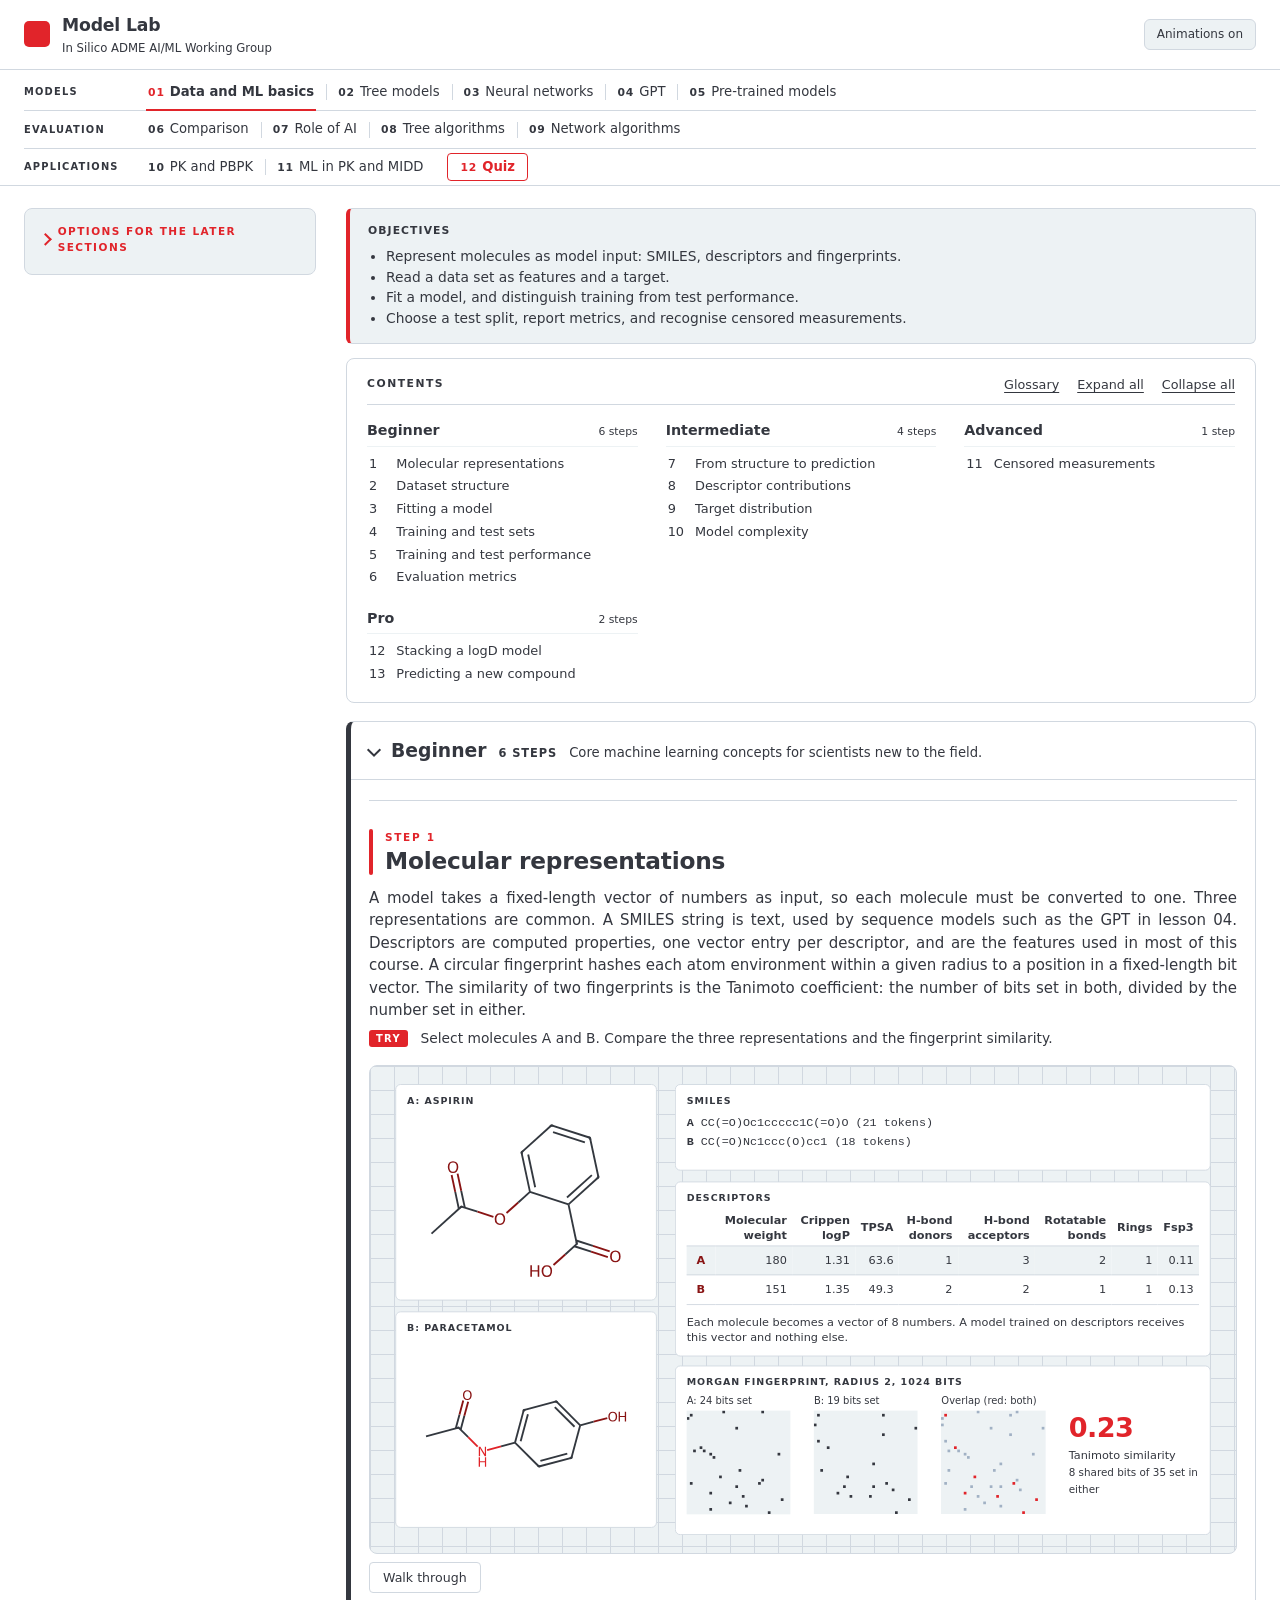
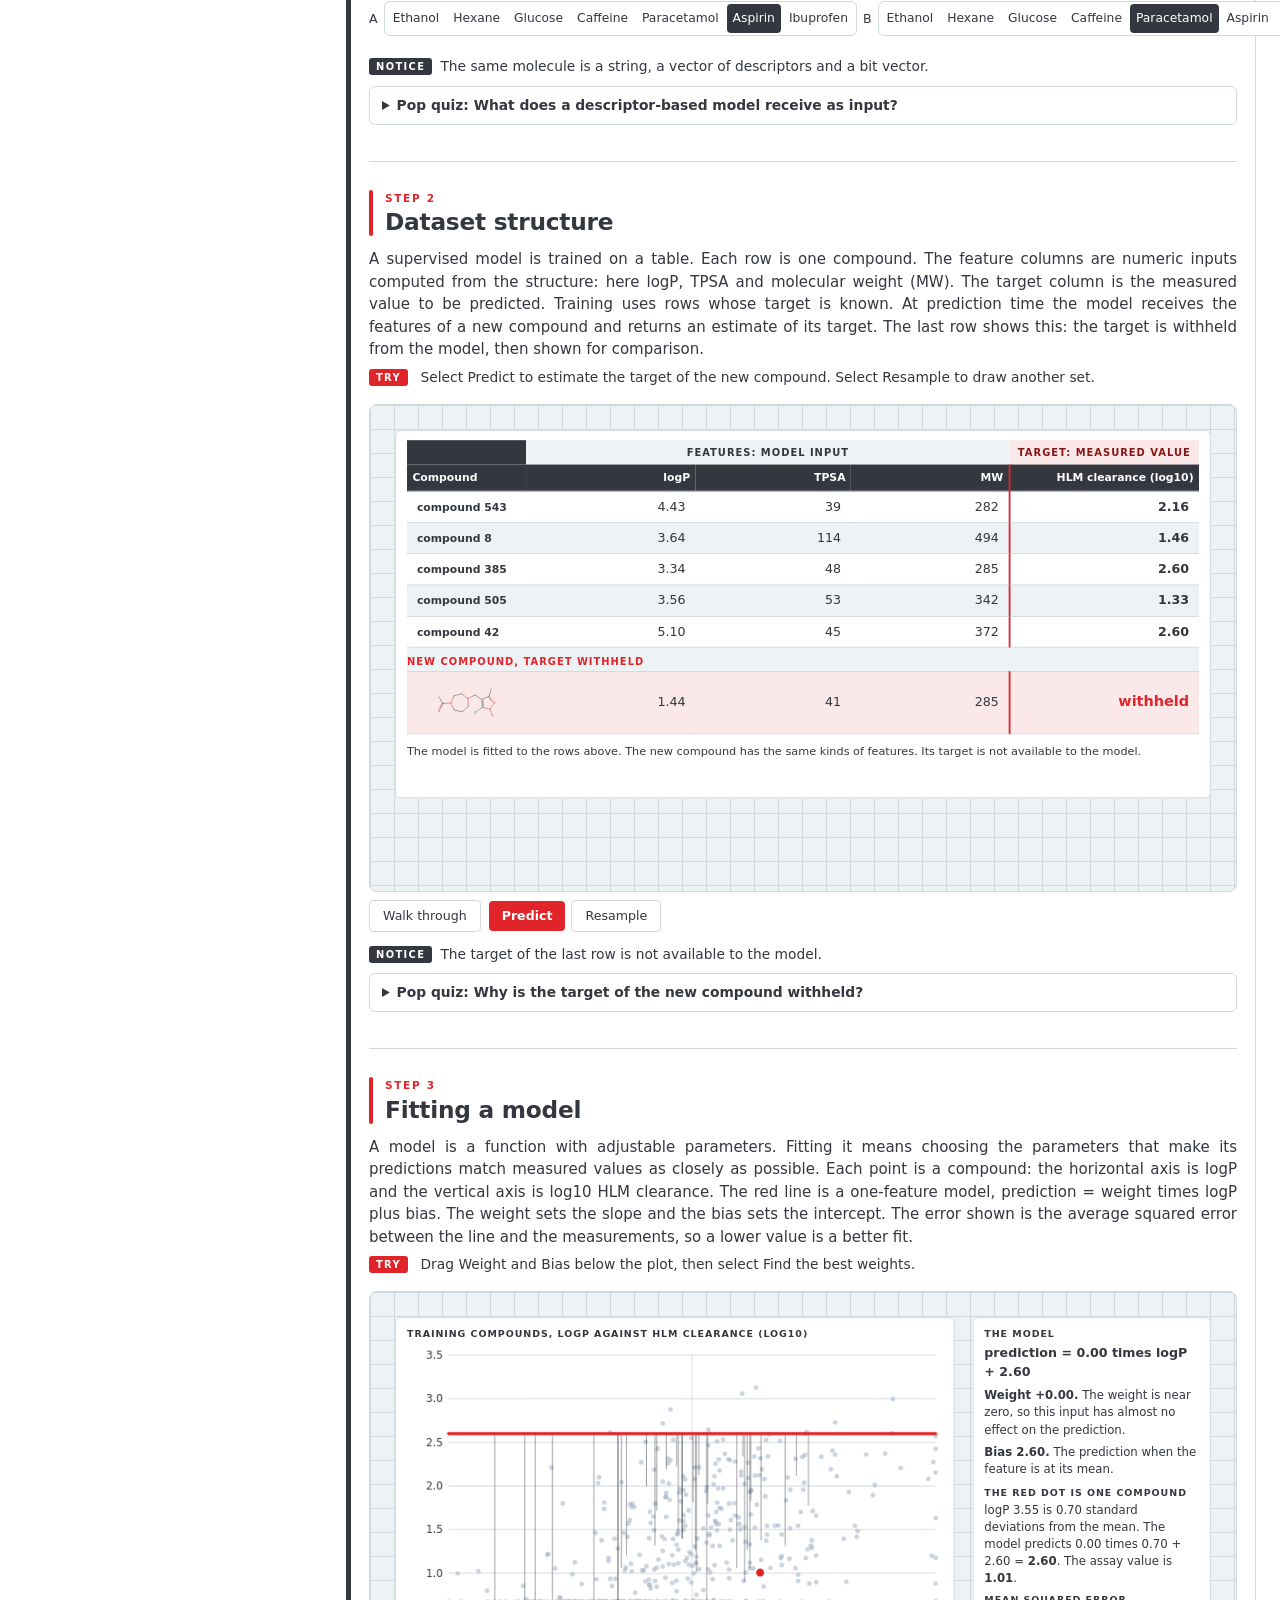
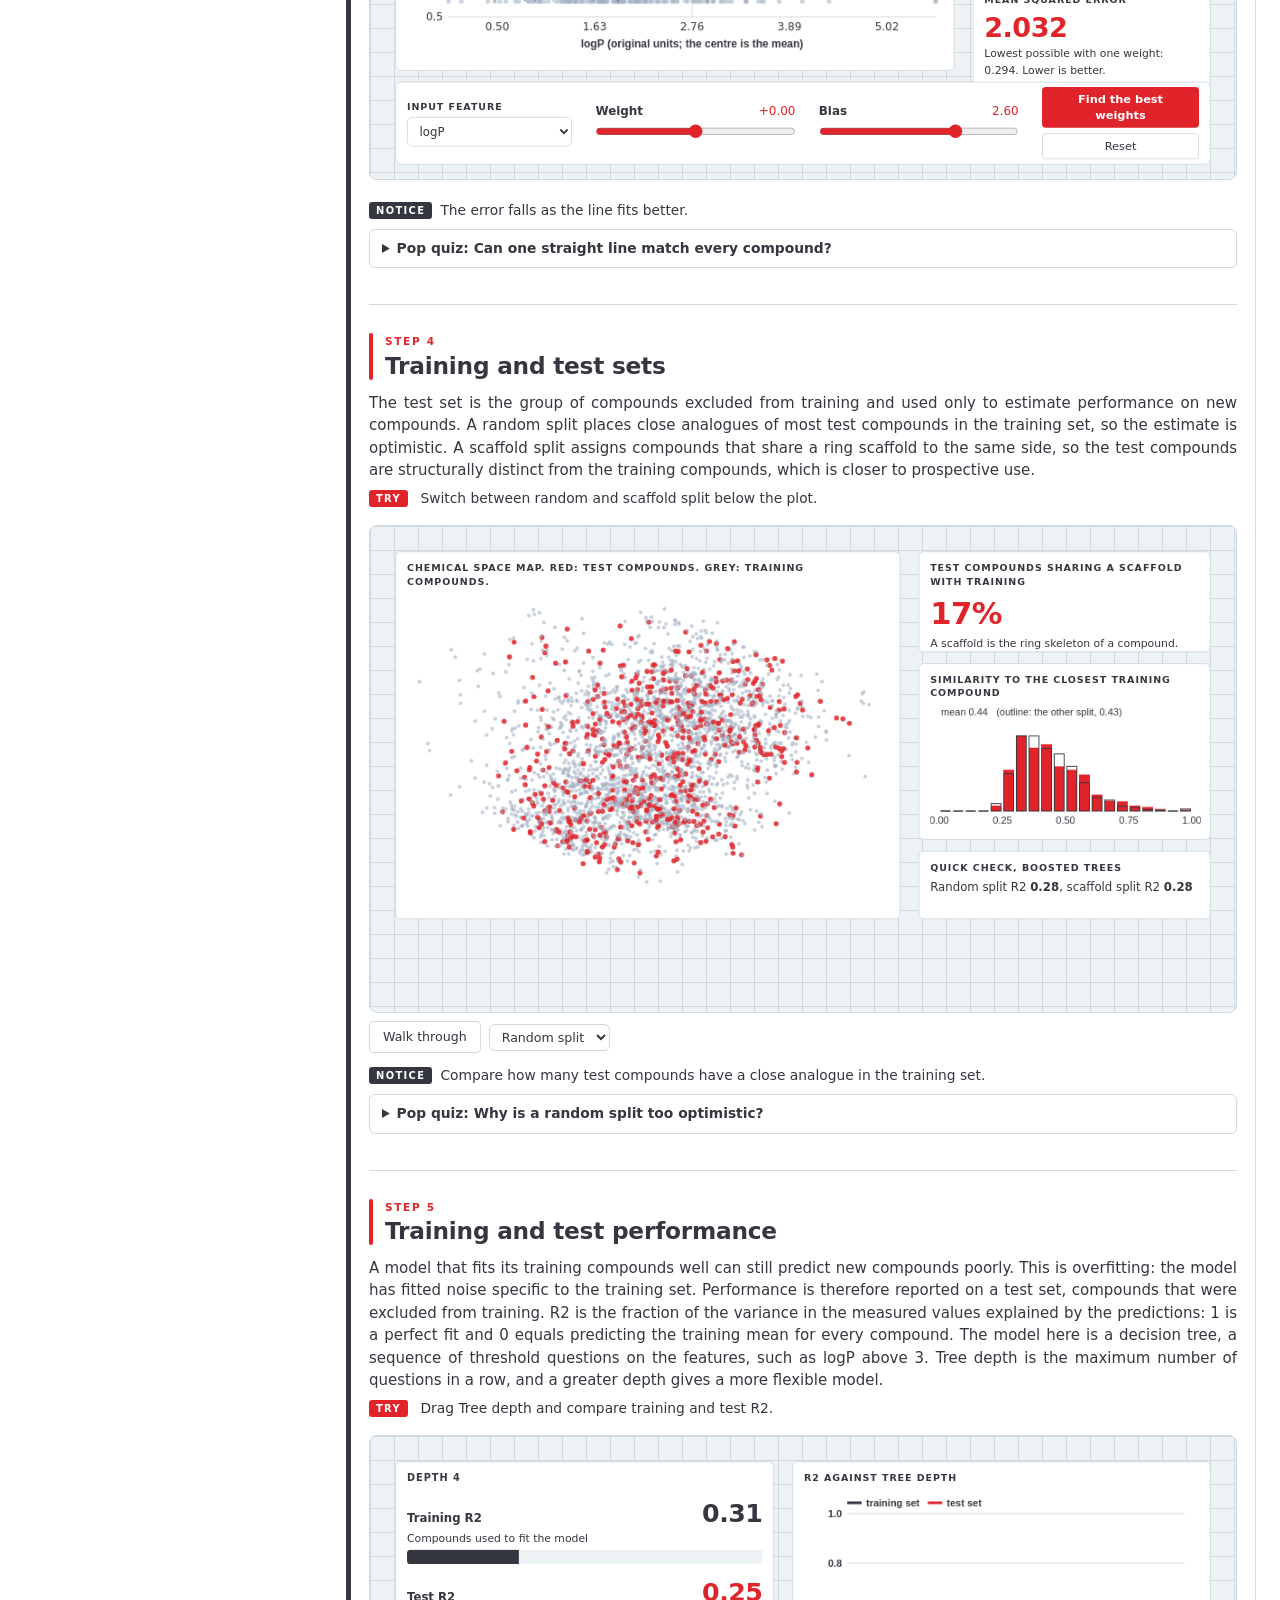
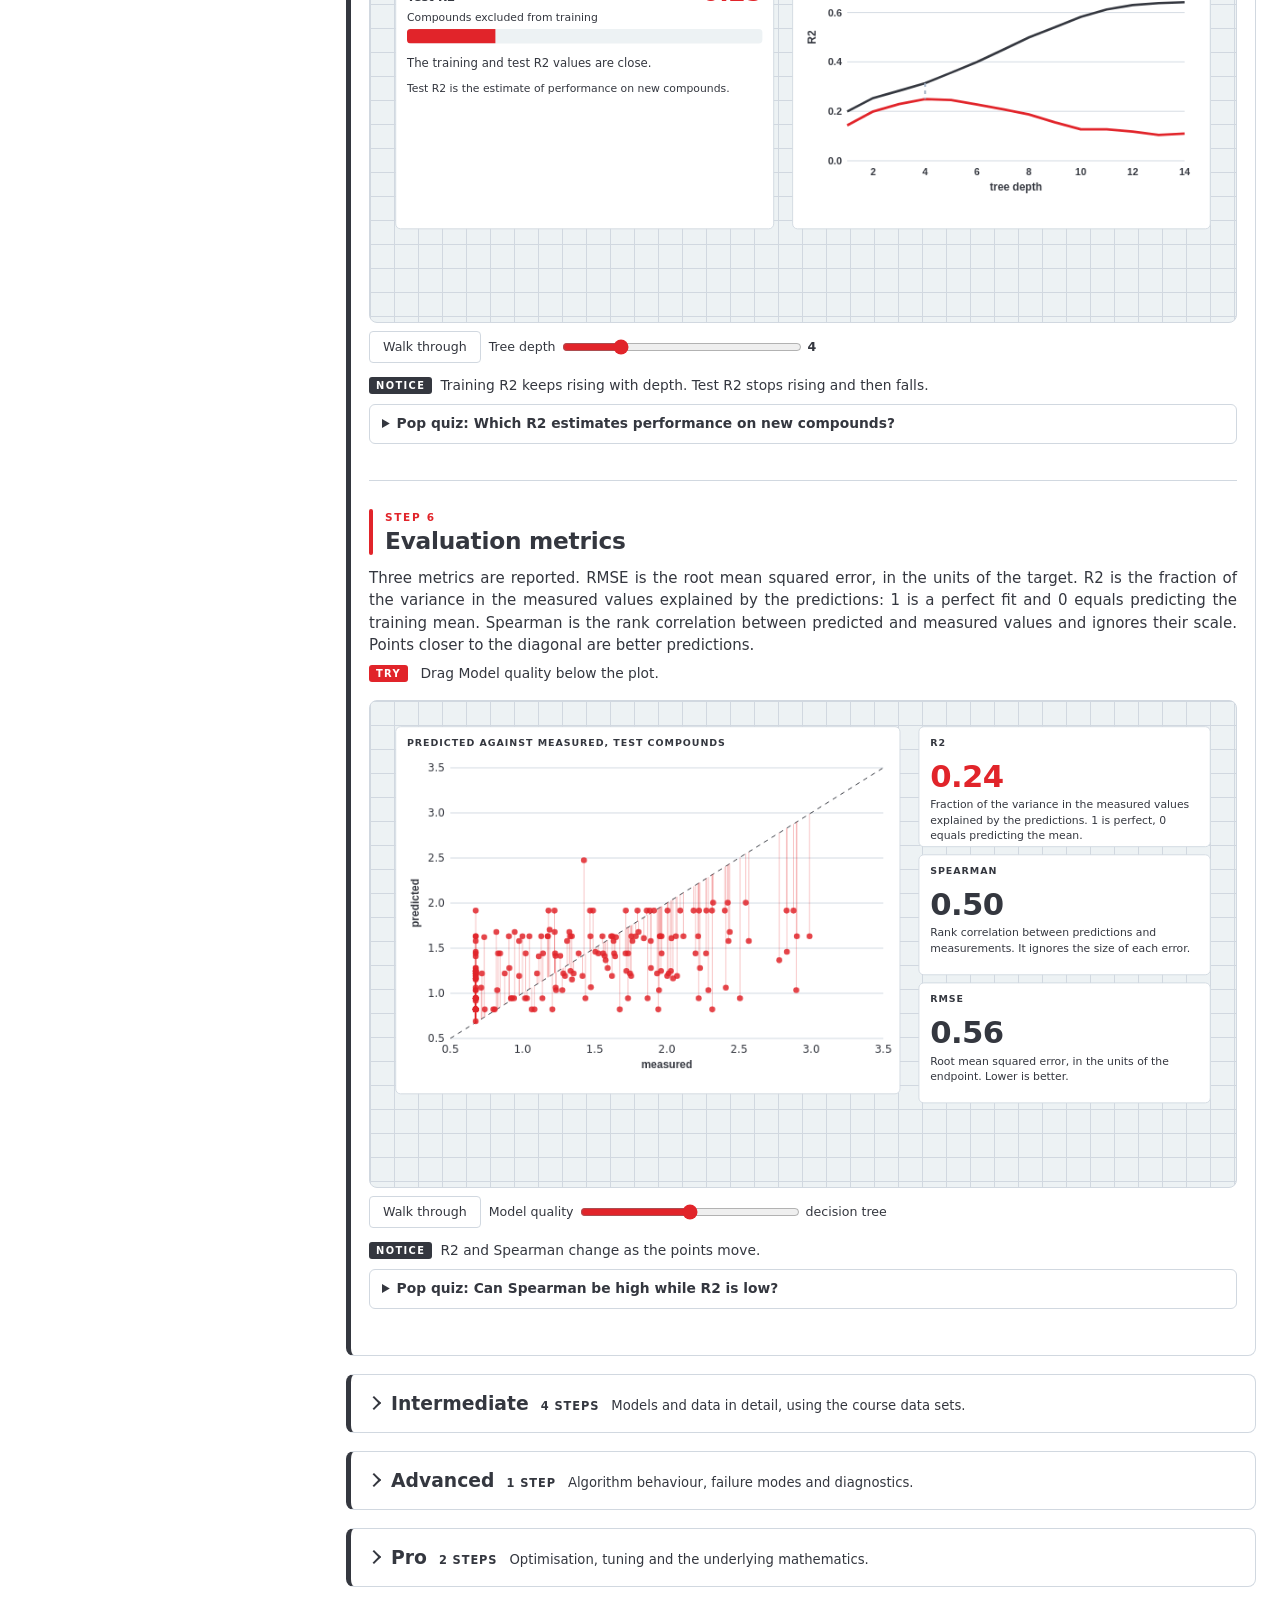
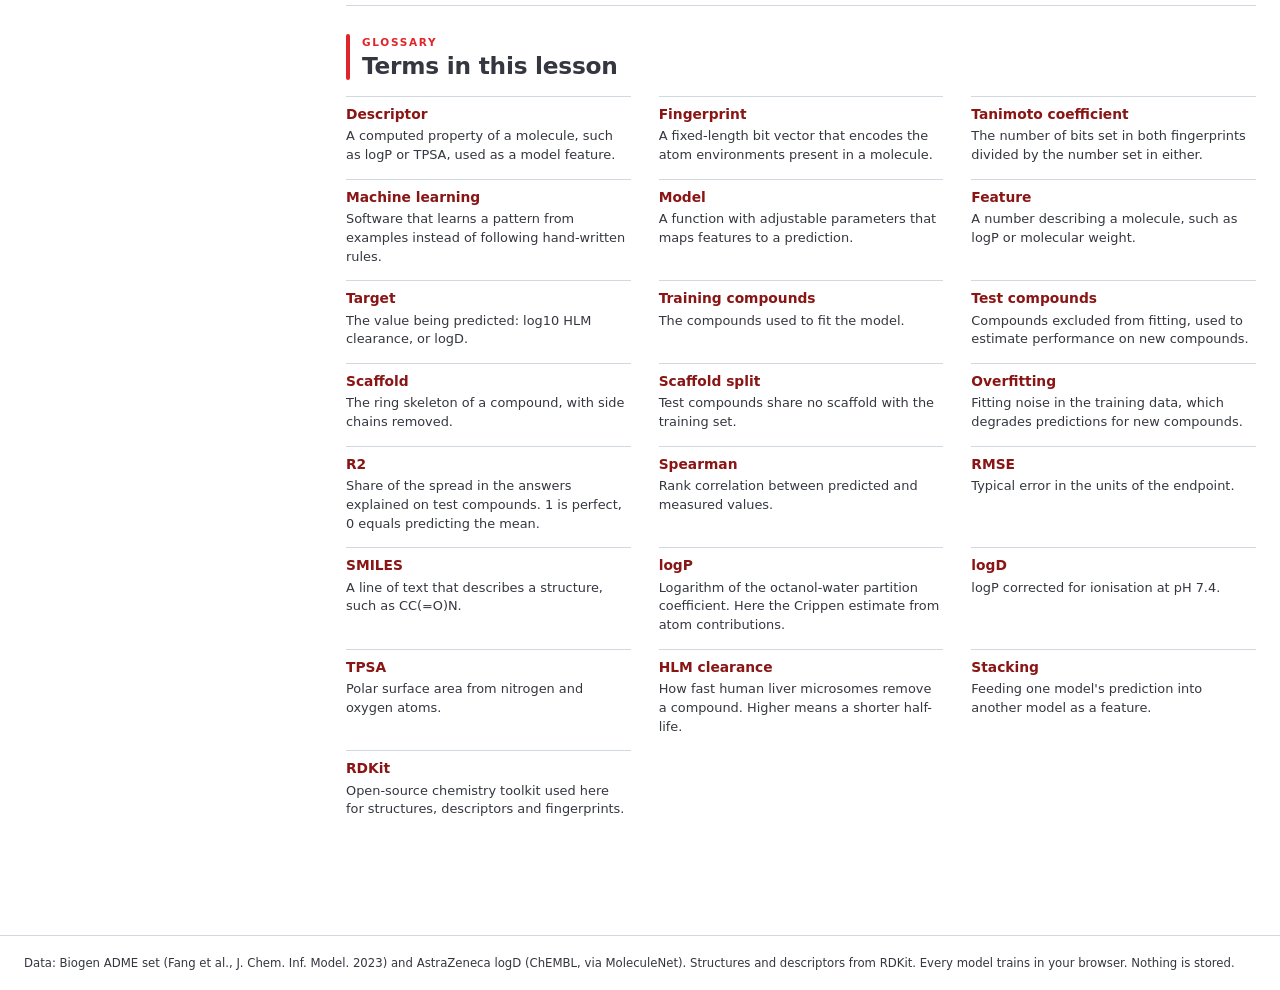
<file: docs/index.html>
<!doctype html>
<html lang="en">
<head>
<meta charset="utf-8">
<meta name="viewport" content="width=device-width,initial-scale=1">
<title>Model Lab | AI/ML for ADME</title>
<link rel="stylesheet" href="css/site.css?v=o14">
</head>
<body>
<div id="bar"></div>
<header class="site"><div class="in">
  <div class="brand"><i aria-hidden="true"></i><div><b>Model Lab</b><small>In Silico ADME AI/ML Working Group</small></div></div>
  <div class="sp"></div>
  <button class="pill" id="animtoggle" type="button" aria-pressed="false">Animations on</button>
</div></header>
<nav class="tabs"><div class="in" id="tabs">
<div class="tg"><span class="tl">Models</span>
<button type="button" data-tab="start" aria-selected="true"><b>01</b>Data and ML basics</button>
<button type="button" data-tab="trees" aria-selected="false"><b>02</b>Tree models</button>
<button type="button" data-tab="nn" aria-selected="false"><b>03</b>Neural networks</button>
<button type="button" data-tab="gpt" aria-selected="false"><b>04</b>GPT</button>
<button type="button" data-tab="pre" aria-selected="false"><b>05</b>Pre-trained models</button>
</div>
<div class="tg"><span class="tl">Evaluation</span>
<button type="button" data-tab="compare" aria-selected="false"><b>06</b>Comparison</button>
<button type="button" data-tab="ai" aria-selected="false"><b>07</b>Role of AI</button>
<button type="button" data-tab="treealgo" aria-selected="false"><b>08</b>Tree algorithms</button>
<button type="button" data-tab="netalgo" aria-selected="false"><b>09</b>Network algorithms</button>
</div>
<div class="tg"><span class="tl">Applications</span>
<button type="button" data-tab="pk" aria-selected="false"><b>10</b>PK and PBPK</button>
<button type="button" data-tab="mlpk" aria-selected="false"><b>11</b>ML in PK and MIDD</button>
<button type="button" class="qzt" data-tab="quiz" aria-selected="false"><b>12</b>Quiz</button>
</div>
</div></nav>
<main>
  <div class="lesson" id="lesson-start"><div class="loading">Loading</div></div>
  <div class="lesson" id="lesson-trees" hidden></div>
  <div class="lesson" id="lesson-nn" hidden></div>
  <div class="lesson" id="lesson-gpt" hidden></div>
  <div class="lesson" id="lesson-pre" hidden></div>
  <div class="lesson" id="lesson-compare" hidden></div>
  <div class="lesson" id="lesson-ai" hidden></div>
  <div class="lesson" id="lesson-treealgo" hidden></div>
  <div class="lesson" id="lesson-netalgo" hidden></div>
  <div class="lesson" id="lesson-pk" hidden></div>
  <div class="lesson" id="lesson-mlpk" hidden></div>
  <div class="lesson" id="lesson-quiz" hidden></div>
</main>
<footer class="site"><div>Data: Biogen ADME set (Fang et al., J. Chem. Inf. Model. 2023) and AstraZeneca logD (ChEMBL, via MoleculeNet). Structures and descriptors from RDKit. Every model trains in your browser. Nothing is stored.</div></footer>
<script src="vendor/tf.min.js"></script>
<script src="js/core.js?v=o14"></script>
<script src="js/guide.js?v=o15"></script>
<script src="js/filters.js?v=o14"></script>
<script src="js/start.js?v=o14"></script>
<script src="js/intro.js?v=o14"></script>
<script src="js/trees.js?v=o14"></script>
<script src="js/nn.js?v=o14"></script>
<script src="js/nn2.js?v=o14"></script>
<script src="js/transformer.js?v=o14"></script>
<script src="js/pretrained.js?v=o14"></script>
<script src="js/compare.js?v=o14"></script>
<script src="js/limits.js?v=o14"></script>
<script src="js/shape3d.js?v=o14"></script>
<script src="js/treeviz.js?v=o15"></script>
<script src="js/helixsimple.js?v=o17"></script>
<script src="js/treealgo.js?v=o15"></script>
<script src="js/netalgo.js?v=o14"></script>
<script src="js/pkengine.js?v=o14"></script>
<script src="js/pk.js?v=o14"></script>
<script src="js/mlpk.js?v=o14"></script>
<script src="js/pk_a.js?v=o14"></script>
<script src="js/pk_b.js?v=o14"></script>
<script src="js/pk_c.js?v=o14"></script>
<script src="js/pk_d.js?v=o14"></script>
<script src="js/mlpk_a.js?v=o14"></script>
<script src="js/mlpk_b.js?v=o14"></script>
<script src="js/mlpk_c.js?v=o14"></script>
<script src="js/mlpk_d.js?v=o14"></script>
<script src="js/mlpk_e.js?v=o14"></script>
<script src="js/beginner.js?v=o14"></script>
<script src="js/beginner2_trees.js?v=o14"></script>
<script src="js/beginner2_nn.js?v=o14"></script>
<script src="js/beginner2_gpt.js?v=o14"></script>
<script src="js/beginner2_misc.js?v=o14"></script>
<script src="js/titles.js?v=o14"></script>
<script src="js/levels.js?v=o15"></script>
<script src="js/quiz.js?v=o14"></script>
<script src="js/quizfig_a.js?v=o14"></script>
<script src="js/quizfig_b.js?v=o14"></script>
<script src="js/quizfig_c.js?v=o14"></script>
<script src="js/quizfig_d.js?v=o14"></script>
<script src="js/quiz_pk.js?v=o14"></script>
<script src="js/main.js?v=o14"></script>
</body>
</html>
</file>
<file: docs/css/site.css>
/* Palette: red, maroon, dark grey, blue, light blue, light grey. White page, light grey grid stages. */
:root{
  --red:#E1242A; --dred:#891515; --char:#34373F; --bg:#A1B1C4; --silver:#D1D8E0; --light:#EDF2F4; --tint:#F78C85; --mid:#34373F; --panel:#EDF2F4;
  --display:"Aptos Display",Aptos,"Segoe UI Variable Display","Segoe UI",system-ui,sans-serif;
  --sans:Aptos,"Aptos Display","Segoe UI Variable","Segoe UI",system-ui,-apple-system,Roboto,Helvetica,Arial,sans-serif;
  --code:"Cascadia Mono",Consolas,ui-monospace,monospace;
}
*{box-sizing:border-box}
html{font-size:15px;scroll-behavior:smooth}
body{margin:0;background:#fff;color:var(--char);font:1rem/1.55 var(--sans);-webkit-font-smoothing:antialiased}
button{font:inherit}
h1,h2,h3,h4{margin:0;font-family:var(--display);font-weight:700;color:var(--char);letter-spacing:-.01em}
p{margin:0 0 10px}
a{color:var(--red)}
.mono{font-family:var(--code)}
#bar{position:fixed;left:0;top:0;height:3px;width:0;background:var(--red);z-index:60;transition:width .25s}
header.site{background:#fff;border-bottom:1px solid var(--silver)}
header.site .in{max-width:1360px;margin:0 auto;padding:12px 24px;display:flex;align-items:center;gap:16px}
.brand{display:flex;align-items:center;gap:12px}
.brand i{display:block;width:26px;height:26px;border-radius:5px;background:var(--red,#e4002b)}
.brand b{font-size:1.15rem;font-weight:700;letter-spacing:-.01em}
.brand small{display:block;font-size:.78rem;color:var(--mid);font-weight:400}
.sp{flex:1}
.pill{font-size:.8rem;color:var(--char);border:1px solid var(--silver);background:var(--panel);border-radius:6px;padding:5px 12px;cursor:pointer}
.pill[aria-pressed="true"]{background:var(--char);color:#fff;border-color:var(--char)}
nav.tabs{position:sticky;top:0;z-index:40;background:rgba(255,255,255,.97);border-bottom:1px solid var(--silver)}
nav.tabs .in{max-width:1360px;margin:0 auto;padding:0 24px;display:flex;gap:28px;overflow-x:auto}
nav.tabs button{flex:0 0 auto;border:0;background:none;color:var(--mid);padding:13px 0;cursor:pointer;position:relative;white-space:nowrap;font-size:.95rem}
nav.tabs button b{font-weight:600;font-size:.72rem;letter-spacing:.08em;margin-right:7px;color:var(--mid)}
nav.tabs button[aria-selected="true"]{color:var(--char);font-weight:600}
nav.tabs button[aria-selected="true"] b{color:var(--red)}
nav.tabs button[aria-selected="true"]::after{content:"";position:absolute;left:0;right:0;bottom:-1px;height:2px;background:var(--red)}
.lesson{max-width:1360px;margin:0 auto;padding:22px 24px 80px;display:grid;grid-template-columns:292px minmax(0,1fr);gap:30px;align-items:start}
.lesson[hidden]{display:none}
@media(max-width:1000px){.lesson{grid-template-columns:minmax(0,1fr);gap:18px;padding:16px}}
aside.options{position:sticky;top:58px;max-height:calc(100vh - 72px);overflow:auto;background:var(--panel);border:1px solid var(--silver);border-radius:8px;padding:14px 16px 18px}
@media(max-width:1000px){aside.options{position:static;max-height:none}}
.otitle{font-size:.7rem;letter-spacing:.14em;text-transform:uppercase;color:var(--red);font-weight:700;margin-bottom:8px}
.og{padding:10px 0;border-top:1px solid var(--silver)}
.og:first-of-type{border-top:0;padding-top:2px}
.ol{font-size:.72rem;letter-spacing:.1em;text-transform:uppercase;color:var(--mid);font-weight:600;margin-bottom:6px}
label.row{display:flex;justify-content:space-between;gap:10px;font-size:.88rem;font-weight:600;margin-bottom:2px}
label.row output{font-weight:500;color:var(--red);font-variant-numeric:tabular-nums}
input[type=range]{width:100%;accent-color:var(--red);margin:2px 0}
select,input[type=text]{font:inherit;width:100%;padding:7px 9px;border-radius:6px;border:1px solid var(--silver);background:#fff;color:var(--char)}
.hint{font-size:.76rem;color:var(--mid);line-height:1.35;margin-top:2px}
.seg{display:flex;background:#fff;border:1px solid var(--silver);border-radius:6px;padding:2px;gap:2px}
.seg button{flex:1;border:0;background:none;padding:5px 6px;border-radius:4px;font-size:.82rem;color:var(--mid);cursor:pointer}
.seg button.on{background:var(--char);color:#fff}
.chips{display:flex;flex-wrap:wrap;gap:5px}
.chips label{display:inline-flex;gap:5px;align-items:center;border:1px solid var(--silver);border-radius:999px;padding:2px 9px;font-size:.8rem;cursor:pointer;background:#fff}
.chips label:has(input:checked){border-color:var(--red);color:var(--dred)}
.chips input{accent-color:var(--red)}
.btn{font-weight:600;font-size:.9rem;padding:8px 16px;border-radius:4px;border:0;background:var(--red);color:#fff;cursor:pointer}
.btn:hover{background:var(--dred)}
.btn.ghost{background:#fff;color:var(--char);border:1px solid var(--silver);font-weight:500}
.btn.ghost:hover{background:var(--panel);border-color:var(--mid)}
.btn:disabled{opacity:.45;cursor:default}
.btn.sm{padding:5px 13px;font-size:.84rem}
.btn.wide{width:100%}
.status{font-size:.8rem;color:var(--mid);min-height:1.3em;margin-top:8px;font-variant-numeric:tabular-nums}
.rbox{margin-top:10px;display:flex;flex-direction:column;gap:6px}
.rrow{display:flex;justify-content:space-between;background:#fff;border:1px solid var(--silver);border-radius:6px;padding:6px 10px;font-size:.84rem}
.rrow b{font-variant-numeric:tabular-nums;color:var(--red)}
.steps{min-width:0}
nav.toc{display:flex;flex-wrap:wrap;gap:6px;margin-bottom:6px}
.tc{border:1px solid var(--silver);background:#fff;border-radius:999px;padding:3px 12px;font-size:.8rem;color:var(--char);cursor:pointer}
.tc:hover{border-color:var(--red);color:var(--red)}
.step{padding:28px 0 36px;border-top:1px solid var(--silver);scroll-margin-top:70px}
nav.toc + .step{border-top:0;padding-top:14px}
.shead{display:flex;gap:12px;align-items:stretch}
.tick{width:4px;background:var(--red);border-radius:2px;flex:0 0 4px}
.eyebrow{font-size:.7rem;letter-spacing:.16em;font-weight:700;color:var(--red);text-transform:uppercase}
.step h2{font-size:1.55rem;line-height:1.2;font-weight:700;margin-top:2px;text-wrap:balance}
.lead{margin:12px 0 0;max-width:62rem;font-size:1rem;line-height:1.5;color:#34373F}
.try{margin:6px 0 0;max-width:62rem;font-size:.92rem;color:var(--char)}
.try b{display:inline-block;font-size:.66rem;letter-spacing:.14em;text-transform:uppercase;color:#fff;background:var(--red);border-radius:3px;padding:1px 7px;margin-right:8px;vertical-align:1px}
.stagewrap{margin-top:16px}
.screen{position:relative;width:100%;aspect-ratio:16/9;background-color:var(--light);background-image:linear-gradient(#D1D8E0 1px,transparent 1px),linear-gradient(90deg,#D1D8E0 1px,transparent 1px);background-size:24px 24px;border:1px solid var(--silver);border-radius:8px;overflow:hidden}
.inner{position:absolute;left:0;top:0;width:960px;height:540px;transform-origin:0 0;font-size:13px;line-height:1.4}
.sbar{display:flex;gap:8px;align-items:center;flex-wrap:wrap;margin-top:8px}
.sc{display:inline-flex;gap:6px;align-items:center;font-size:.84rem}
.sc select{width:auto;padding:4px 8px}
.sc input[type=range]{width:140px}
.sx{font-size:.82rem;color:var(--mid);margin-left:auto;font-variant-numeric:tabular-nums}
.cap{position:absolute;left:70px;right:70px;bottom:20px;background:var(--char);color:#fff;border-radius:6px;padding:9px 16px;text-align:center;font-size:15px;line-height:1.35;opacity:0;transition:opacity .35s;pointer-events:none;z-index:20}
.cap.on{opacity:1}
.keybar{position:absolute;left:0;right:0;bottom:0;height:46px;background:var(--red);color:#fff;font-weight:700;font-size:16px;display:flex;align-items:center;justify-content:center;gap:14px;transform:translateY(100%);opacity:0;transition:transform .5s,opacity .3s;z-index:21;padding:0 20px;text-align:center}
.keybar.on{transform:none;opacity:1}
.keybar i{font-style:normal;background:var(--dred);border-radius:3px;font-size:10px;letter-spacing:.14em;padding:3px 8px;flex:0 0 auto}
.abs{position:absolute}
.pn{position:absolute;background:#fff;border:1px solid var(--silver);border-radius:6px;padding:10px 12px;font-size:13px}
.pn h4{font-size:10.5px;letter-spacing:.1em;text-transform:uppercase;color:var(--mid);font-weight:600;margin:0 0 6px}
.pn.dark{background:var(--char);color:#fff;border-color:var(--char)}
.fd{opacity:0;transform:translateY(10px);transition:opacity .55s,transform .55s}
.fd.on{opacity:1;transform:none}
.fl{opacity:0;transition:opacity .5s}.fl.on{opacity:1}
.smi{font:600 14px var(--code);color:var(--char);word-break:break-all}
.big{font-size:34px;font-weight:700;letter-spacing:-.02em;font-variant-numeric:tabular-nums}
.lbl{font-size:10.5px;letter-spacing:.1em;text-transform:uppercase;color:var(--mid);font-weight:600}
.nums div{display:flex;justify-content:space-between;border-bottom:1px solid var(--silver);padding:3px 0;font-variant-numeric:tabular-nums}
.nums b{color:var(--char)}
.pbar{height:9px;border-radius:5px;background:var(--silver);position:relative;overflow:hidden;margin:3px 0 7px}
.pbar i{position:absolute;left:0;top:0;bottom:0;border-radius:5px;transition:width 1s cubic-bezier(.2,.8,.2,1)}
.struct svg{display:block;width:100%;height:100%}
.score{background:#fff;border:1px solid var(--silver);border-radius:6px;padding:10px 12px;animation:pop .45s both}
.score b{display:block;font-size:.68rem;letter-spacing:.1em;text-transform:uppercase;color:var(--mid);font-weight:600}
.score .v{font-size:1.8rem;font-weight:700;color:var(--char);line-height:1.15;font-variant-numeric:tabular-nums}
.score .s{font-size:.74rem;color:var(--mid);line-height:1.35}
@keyframes pop{from{opacity:0;transform:translateY(6px)}to{opacity:1;transform:none}}
.tok{display:inline-block;font:600 13px/1 var(--code);background:#fff;border:1px solid var(--silver);border-radius:5px;padding:7px 9px;margin:0 5px 5px 0;animation:pop .3s both}
.tok.new{background:var(--red);color:#fff;border-color:var(--red)}
.tok.s{background:var(--char);color:#fff;border-color:var(--char)}
.probs{display:flex;flex-direction:column;gap:5px}
.probs>div{display:grid;grid-template-columns:54px minmax(0,1fr) 40px;gap:8px;align-items:center;font:600 12px var(--code)}
.probs .tr{display:block;height:11px;border-radius:3px;background:var(--silver)}
.probs i{display:block;height:11px;border-radius:3px;background:var(--red);width:0;transition:width .4s}
.probs .pick i{background:var(--dred)}
.mol3{display:grid;grid-template-columns:repeat(4,1fr);gap:8px}
.molc{background:#fff;border:1px solid var(--silver);border-radius:6px;padding:4px;animation:pop .4s both;position:relative}
.molc.bad{opacity:.55}.molc.ok{border-color:var(--red)}
.molc small{display:block;font-size:10px;color:var(--mid);text-align:center}
.lb{display:grid;grid-template-columns:minmax(120px,230px) minmax(0,1fr) 54px 76px;gap:7px 12px;align-items:center;font-size:.9rem}
.lb .hd{font-size:.68rem;letter-spacing:.1em;text-transform:uppercase;color:var(--mid)}
.lb .nm{font-weight:600}
.lb .tr{height:13px;background:var(--silver);border-radius:3px;overflow:hidden}
.lb .tr i{display:block;height:100%;width:0;background:var(--red);transition:width 1.1s cubic-bezier(.2,.8,.2,1)}
.lb .tr i.ref{background:var(--bg)}
.lb .vv{font-variant-numeric:tabular-nums;font-weight:600;text-align:right}
.tblwrap{overflow-x:auto;border-radius:6px;border:1px solid var(--silver)}
table{border-collapse:collapse;width:100%;font-size:.88rem}
th{background:var(--char);color:#fff;text-align:left;padding:7px 11px;font-weight:600;font-size:.8rem}
td{padding:7px 11px;border-bottom:1px solid var(--silver)}
tr:nth-child(even) td{background:var(--panel)}
td:first-child{color:var(--dred);font-weight:600}
.gloss .gl{display:grid;grid-template-columns:repeat(auto-fill,minmax(250px,1fr));gap:14px 28px;margin:16px 0 0}
.gloss .gl>div{border-top:1px solid var(--silver);padding-top:7px}
.gloss dt{font-weight:700;color:var(--dred);font-size:.92rem}
.gloss dd{margin:2px 0 0;color:#34373F;font-size:.86rem;line-height:1.45}
.note{font-size:.84rem;color:var(--mid)}
.disc{padding-left:18px;display:flex;flex-direction:column;gap:8px;margin:10px 0 0;max-width:60rem}
footer.site{border-top:1px solid var(--silver);padding:18px 24px;font-size:.78rem;color:var(--mid)}
footer.site div{max-width:1360px;margin:0 auto}
:focus-visible{outline:2px solid var(--red);outline-offset:2px}
.loading{padding:60px 20px;text-align:center;color:var(--mid)}
@media (prefers-reduced-motion:reduce){.fd,.fl{transition:none}}
/* tree and network animations */
.tnode{opacity:0;transform-box:fill-box;transform-origin:center;animation:grow .5s forwards}
@keyframes grow{from{opacity:0;transform:scale(.6)}to{opacity:1;transform:none}}
.tedge{opacity:0;animation:fadein .5s forwards}
@keyframes fadein{to{opacity:1}}
.tnode.on rect{stroke:var(--red);stroke-width:3.5}
.flowline{stroke-dasharray:3 7;animation:dashm .8s linear infinite}
.flowline.off{animation:none;stroke-dasharray:none}
@keyframes dashm{to{stroke-dashoffset:-20}}
.noanim .tnode,.noanim .tedge{animation:none;opacity:1}
.noanim .fd,.noanim .fl{transition:none}
.noanim .flowline{animation:none}
svg text{font-family:var(--sans)}
.nt td,.nt th{padding:4px 9px}
.nt table{font-size:12px}
.tkc .tok{padding:6px 7px;font-size:12px}

.busy{position:absolute;inset:0;background:rgba(237,242,244,.84);display:flex;align-items:center;justify-content:center;opacity:0;pointer-events:none;transition:opacity .25s;z-index:30}
.busy.on{opacity:1;pointer-events:auto}
.bs{background:var(--char);color:#fff;border-radius:6px;padding:12px 18px;display:flex;gap:12px;align-items:center;font-size:15px}
.bs i{width:16px;height:16px;border:2px solid rgba(255,255,255,.3);border-top-color:#fff;border-radius:50%;animation:spin .8s linear infinite}
@keyframes spin{to{transform:rotate(360deg)}}
.uses{margin:10px 0 0;font-size:.82rem;color:var(--mid);max-width:62rem}
.uses b{font-weight:600;color:var(--char)}
.aff{margin-top:12px;border-top:1px solid var(--silver);padding-top:10px}
.ah{display:flex;flex-wrap:wrap;gap:5px}
.ah button{border:1px solid var(--red);background:#fff;color:var(--dred);border-radius:999px;padding:2px 10px;font-size:.78rem;cursor:pointer}
.ah button:hover{background:var(--red);color:#fff}
.tc.hit{border-color:var(--red);color:var(--red);box-shadow:0 0 0 2px rgba(225,36,42,.18)}

.foot{position:absolute;left:28px;right:28px;bottom:14px;height:40px;border-top:1px solid var(--silver);display:flex;align-items:center;gap:12px;font-size:14px;color:#34373F;opacity:0;transition:opacity .3s;pointer-events:none}
.foot.on{opacity:1}
.foot i{font-style:normal;font-size:10px;letter-spacing:.14em;color:var(--dred);font-weight:700;flex:0 0 auto}

.chips label.pulse{animation:pulsechip 1.1s ease 4}
@keyframes pulsechip{0%{box-shadow:0 0 0 0 rgba(225,36,42,.55)}100%{box-shadow:0 0 0 9px rgba(225,36,42,0)}}

.stalebadge{position:absolute;right:28px;top:6px;background:#EDF2F4;color:var(--dred);border:1px solid var(--tint);border-radius:5px;padding:3px 10px;font-size:12px;font-weight:600;opacity:0;pointer-events:none;transition:opacity .25s;z-index:25}
.stalebadge.on{opacity:1}
.bbar{display:flex;gap:14px;align-items:center}
.bbar .btn{padding:9px 26px;font-size:15px}
.bbar .seg{width:auto}
.bbar .seg button{flex:0 0 auto;padding:6px 12px;font-size:12.5px}
.bbar .sl{align-self:center;font-size:11px;color:var(--mid);padding:0 8px 0 8px;letter-spacing:.06em;text-transform:uppercase}
.bbar .bst{font-size:13px;color:var(--mid);font-variant-numeric:tabular-nums;flex:1;min-width:0;white-space:nowrap;overflow:hidden;text-overflow:ellipsis}
.static .tnode,.static .tedge{animation:none;opacity:1}
details.filtgrp{padding:10px 0;border-top:1px solid var(--silver)}
details.filtgrp summary{cursor:pointer;font-size:.72rem;letter-spacing:.1em;text-transform:uppercase;color:var(--mid);font-weight:600}
details.filtgrp[open] summary{margin-bottom:6px}
details.filtgrp .fr{margin-top:6px}
.mode{display:inline-flex}
.dim{opacity:.35;transition:opacity .2s}
.presets{display:flex;gap:6px;flex-wrap:wrap}
.presets button{border:1px solid var(--silver);background:#fff;border-radius:999px;padding:4px 12px;font-size:12px;color:var(--char);cursor:pointer}
.presets button:hover{border-color:var(--red);color:var(--red)}
.presets button.on{background:var(--char);color:#fff;border-color:var(--char)}

.busy.gate .bs i{display:none}

.intro{border:1px solid var(--silver);border-left:4px solid var(--red);background:var(--panel);border-radius:6px;padding:14px 18px;margin-bottom:14px}
.intro .it{display:flex;gap:14px;align-items:baseline;flex-wrap:wrap;font-size:.9rem}
.intro .it b{color:var(--dred)}
.intro .it span{color:#34373F}
.intro .ig{display:grid;display:block;margin-top:0}
@media(max-width:760px){.intro .ig{grid-template-columns:minmax(0,1fr)}}
.intro ul{margin:4px 0 0;padding-left:18px;font-size:.92rem;line-height:1.5}
.intro .wd{display:flex;flex-wrap:wrap;gap:6px;margin-top:2px}
.intro .wd span{border:1px solid var(--silver);background:#fff;border-radius:999px;padding:2px 10px;font-size:.82rem}
.guide{margin-top:12px;max-width:62rem}
.guide .gn{margin:0 0 8px;font-size:.92rem}
.guide .gn b{display:inline-block;font-size:.66rem;letter-spacing:.14em;text-transform:uppercase;color:#fff;background:var(--char);border-radius:3px;padding:1px 7px;margin-right:8px;vertical-align:1px}
.guide details{border:1px solid var(--silver);border-radius:6px;background:#fff;padding:8px 12px}
.guide summary{cursor:pointer;font-weight:600;font-size:.92rem}
.guide details p{margin:8px 0 0;font-size:.9rem;color:#34373F}

.cmap{margin-top:12px;border-top:1px solid var(--silver);padding-top:10px;display:grid;grid-template-columns:repeat(3,minmax(0,1fr));gap:8px 18px}
.cmap .ol{grid-column:1/-1;margin-bottom:0}
.cmap div:not(.ol){display:flex;gap:8px;font-size:.84rem;line-height:1.4}
.cmap b{color:var(--red);font-size:.8rem}
.cmap i{font-style:normal;font-weight:700;color:var(--char)}
@media(max-width:900px){.cmap{grid-template-columns:minmax(0,1fr)}}
.iwhat{margin:8px 0 0;font-size:.92rem;line-height:1.5;color:#34373F}


.zoomb{display:none}
@media(max-width:900px){.stagewrap{overflow-x:auto;-webkit-overflow-scrolling:touch}.screen{min-width:0}.stagewrap.big .screen{min-width:720px}.zoomb{display:inline-flex}}
aside.options,.pn,.tblwrap,.stagewrap,nav.tabs .in{scrollbar-width:thin;scrollbar-color:var(--silver) transparent}
aside.options::-webkit-scrollbar,.pn::-webkit-scrollbar,.tblwrap::-webkit-scrollbar,.stagewrap::-webkit-scrollbar,nav.tabs .in::-webkit-scrollbar{width:6px;height:6px}
aside.options::-webkit-scrollbar-thumb,.pn::-webkit-scrollbar-thumb,.tblwrap::-webkit-scrollbar-thumb,.stagewrap::-webkit-scrollbar-thumb,nav.tabs .in::-webkit-scrollbar-thumb{background:var(--silver);border-radius:3px}
aside.options::-webkit-scrollbar-button{display:none}

.step.bench .stalebadge{top:50px}

/* ---------- tab 10: quiz ---------- */
#lesson-quiz:not([hidden]){display:block;max-width:880px}
.qpage{margin:0 auto}
.qtop{display:flex;align-items:center;justify-content:space-between;gap:16px;margin-bottom:14px}
.qdots{display:flex;gap:6px;flex-wrap:wrap}
.qdots i{width:22px;height:6px;border-radius:3px;background:var(--silver)}
.qdots i.now{background:var(--char)}.qdots i.ok{background:#2E7D4F}.qdots i.no{background:var(--red)}
.qsc{font-size:.85rem;color:var(--mid);font-weight:600;white-space:nowrap}
.qcard{border:1px solid var(--silver);border-radius:8px;background:#fff;padding:22px 24px}
.qtopic{font-size:.7rem;letter-spacing:.14em;text-transform:uppercase;color:var(--red);font-weight:700;margin-bottom:8px}
.qtext{font-size:1.25rem;line-height:1.35;margin-bottom:16px}
.qhint{font-size:.85rem;color:var(--mid);margin-bottom:10px}
.qopt{display:flex;gap:10px;align-items:flex-start;border:1px solid var(--silver);border-radius:6px;padding:10px 12px;margin-bottom:8px;cursor:pointer;background:#fff}
.qopt:hover{border-color:var(--mid)}
.qopt input{margin-top:4px;accent-color:var(--red)}
.qopt.right{border-color:#2E7D4F;background:#EAF5EE}
.qopt.wrong{border-color:var(--red);background:#FCECEC}
.qnum{display:flex;align-items:center;gap:10px;margin-bottom:8px}
.qnum input{width:200px}
.qord{list-style:decimal;padding-left:26px;margin:0}
.qord li{display:flex;gap:8px;align-items:center;border:1px solid var(--silver);border-radius:6px;padding:8px 10px;margin-bottom:6px;background:#fff}
.qord li span{flex:1}
.qfb{margin-top:14px;padding:12px 14px;border-radius:6px;font-size:.94rem}
.qfb.ok{background:#EAF5EE;border:1px solid #2E7D4F}
.qfb.no{background:#FCECEC;border:1px solid var(--red)}
.qact{margin-top:16px;display:flex;gap:10px;flex-wrap:wrap}
.qgoal{font-weight:600;background:var(--panel);border:1px solid var(--silver);border-radius:6px;padding:10px 12px;margin-bottom:14px}
.qctl{display:grid;grid-template-columns:repeat(auto-fit,minmax(200px,1fr));gap:14px;margin-bottom:14px}
.qctl label{font-size:.88rem;font-weight:600;display:block}
.qctl output{float:right;color:var(--red);font-weight:500;font-variant-numeric:tabular-nums}
.qrunrow{display:flex;align-items:center;gap:14px;margin-bottom:12px}
.qrs{font-size:.88rem;color:var(--mid)}
.qt{width:100%;border-collapse:collapse;font-size:.88rem;font-variant-numeric:tabular-nums}
.qt th{text-align:left;font-size:.7rem;letter-spacing:.08em;text-transform:uppercase;color:var(--mid);padding:6px 8px;border-bottom:1px solid var(--silver)}
.qt td{padding:6px 8px;border-bottom:1px solid var(--light)}
.qt tr.ok td{color:#1E6B40;font-weight:600}
.qhintbox{margin-top:10px;font-size:.9rem;background:var(--panel);border-radius:6px;padding:8px 12px}
.qend{text-align:center}
.qbig{font-family:var(--display);font-size:3rem;font-weight:700;color:var(--char);line-height:1.1;margin:4px 0 8px}
.qend .qact{justify-content:center}
.qrev{list-style:none;padding:0;margin:18px 0 0}
.qrev li{border:1px solid var(--silver);border-left:4px solid var(--silver);border-radius:6px;padding:10px 14px;margin-bottom:8px;font-size:.92rem}
.qrev li.ok{border-left-color:#2E7D4F}.qrev li.no{border-left-color:var(--red)}
.qrev li b{font-size:.7rem;letter-spacing:.1em;text-transform:uppercase;margin-right:6px}
.qtp{font-size:.78rem;color:var(--mid)}
.qwhy{margin-top:4px;color:var(--mid)}
.qt thead th{background:var(--light);color:var(--char)}

/* ---------- sections by level, and the bookmark rail ---------- */
details.lvl{border:1px solid var(--silver);border-left-width:5px;border-radius:8px;margin:0 0 18px;background:#fff}
details.lvl-beginner{border-left-color:#2E7D4F}details.lvl-intermediate{border-left-color:var(--bg)}details.lvl-advanced{border-left-color:var(--char)}details.lvl-pro{border-left-color:var(--red)}
details.lvl>summary{list-style:none;cursor:pointer;padding:14px 18px;display:flex;align-items:baseline;gap:12px;flex-wrap:wrap}
details.lvl>summary::-webkit-details-marker{display:none}
details.lvl>summary::before{content:"";align-self:center;width:8px;height:8px;border-right:2px solid var(--char);border-bottom:2px solid var(--char);transform:rotate(-45deg);transition:transform .15s;flex:0 0 auto}
details.lvl[open]>summary::before{transform:rotate(45deg)}
.lvn{font-family:var(--display);font-weight:700;font-size:1.25rem}
.lvc{font-size:.76rem;letter-spacing:.08em;text-transform:uppercase;color:var(--mid);font-weight:600}
.lvs{font-size:.88rem;color:var(--mid)}
details.lvl[open]>summary{border-bottom:1px solid var(--silver)}
.lvb{padding:6px 18px 10px}
.lvb .step:first-child{margin-top:14px}
.tcl{background:var(--char);color:#fff;border-color:var(--char);font-weight:600}
.tcl-beginner{background:#2E7D4F;border-color:#2E7D4F}.tcl-advanced{background:var(--char)}.tcl-pro{background:var(--red);border-color:var(--red)}.tcl-intermediate{background:#6F8196;border-color:#6F8196}
.lvctl{display:inline-flex;gap:6px;margin-left:8px}
.rail{position:fixed;right:10px;top:150px;z-index:35;display:flex;flex-direction:column;gap:5px;align-items:flex-end;max-height:calc(100vh - 170px);overflow:visible}
.rail .rl{font-size:.62rem;letter-spacing:.08em;text-transform:uppercase;font-weight:700;color:var(--mid);margin-top:6px}
.rail a.ra{display:flex;align-items:center;gap:8px;cursor:pointer;text-decoration:none;outline:none}
.rail a.ra b{width:26px;height:26px;border-radius:50%;background:#fff;border:1.5px solid var(--silver);font-size:.72rem;display:flex;align-items:center;justify-content:center;color:var(--mid)}
.rail a.ra span{display:none;background:var(--char);color:#fff;font-size:.78rem;padding:3px 9px;border-radius:4px;white-space:nowrap}
.rail a.ra:hover span,.rail a.ra:focus span{display:block}
.rail a.rl-beginner b{border-color:#2E7D4F}.rail a.rl-advanced b{border-color:var(--char)}.rail a.rl-pro b{border-color:var(--red)}.rail a.rl-intermediate b{border-color:#6F8196}
.rail a.ra.on b{background:var(--red);border-color:var(--red);color:#fff}
@media(max-width:1250px){.rail{display:none}}

aside.options details.optd>summary.otitle{list-style:none;cursor:pointer;margin-bottom:0;display:flex;align-items:center;gap:8px}
aside.options details.optd>summary.otitle::-webkit-details-marker{display:none}
aside.options details.optd>summary.otitle::before{content:"";width:7px;height:7px;border-right:2px solid var(--red);border-bottom:2px solid var(--red);transform:rotate(-45deg);transition:transform .15s}
aside.options details.optd[open]>summary.otitle::before{transform:rotate(45deg)}
aside.options details.optd[open]>summary.otitle{margin-bottom:8px}

/* ---------- contents block, neutral section styling ---------- */
nav.toc{display:block;border:1px solid var(--silver);border-radius:8px;background:#fff;padding:16px 20px;margin:0 0 18px}
.tochead{display:flex;justify-content:space-between;align-items:center;gap:12px;border-bottom:1px solid var(--silver);padding-bottom:10px;margin-bottom:14px}
.toct{font-size:.72rem;letter-spacing:.14em;text-transform:uppercase;font-weight:700;color:var(--mid)}
.tocr{display:flex;gap:18px;align-items:center}
.tocr a,.tocr button{background:none;border:0;color:var(--char);cursor:pointer;padding:0;font-size:.85rem;text-decoration:underline;text-underline-offset:3px}
.tocr a:hover,.tocr button:hover{color:var(--red)}
.tocgrid{display:grid;grid-template-columns:repeat(auto-fit,minmax(215px,1fr));gap:18px 28px}
.tcol .tch{display:flex;justify-content:space-between;align-items:baseline;margin-bottom:6px;padding-bottom:4px;border-bottom:1px solid var(--light)}
.tcol .tch b{font-family:var(--display);font-size:.95rem}
.tcol .tch span{font-size:.72rem;color:var(--mid)}
.tcol ol{list-style:none;margin:0;padding:0}
.tcol li a{display:flex;gap:8px;padding:3px 2px;font-size:.86rem;color:var(--char);cursor:pointer;line-height:1.3;border-radius:3px}
.tcol li a:hover,.tcol li a:focus{color:var(--red);outline:none}
.tcol li a .n{color:var(--mid);min-width:1.5em;font-variant-numeric:tabular-nums}
.tcol li a.hit{background:#FBE9E9}
details.lvl-beginner,details.lvl-intermediate,details.lvl-advanced,details.lvl-pro{border-left-color:var(--char)}
.rail a.rl-beginner b,.rail a.rl-intermediate b,.rail a.rl-advanced b,.rail a.rl-pro b{border-color:var(--silver)}
.rail a.ra.on b{border-color:var(--red)}
.rail .rl{color:var(--mid)}

nav.tabs .in{gap:22px}
nav.tabs button{font-size:.92rem}
.qfig{margin:0 0 16px;border:1px solid var(--silver);border-radius:6px;background:var(--panel);padding:10px 12px;text-align:center}
.qfig[hidden]{display:none}
.qfig svg{display:block;margin:0 auto}

.lesson.noopts{grid-template-columns:minmax(0,1fr)}

nav.tabs .in{gap:15px}
nav.tabs button{font-size:.88rem}
nav.tabs button b{margin-right:5px}

nav.tabs .in{gap:13px;padding:0 14px}

/* bookmark rail: one centred column, labels over the circles, hover label to the left */
.rail{width:30px;align-items:center;gap:6px;right:14px}
.rail .rl{width:30px;text-align:center;margin:8px 0 0;line-height:1;font-size:.6rem}
.rail .rl:first-child{margin-top:0}
.rail a.ra{position:relative;justify-content:center;width:26px;height:26px}
.rail a.ra span{position:absolute;right:calc(100% + 10px);top:50%;transform:translateY(-50%);z-index:5}
nav.tabs .in{gap:0;overflow-x:auto;scrollbar-width:none;-ms-overflow-style:none;justify-content:space-between}
nav.tabs .in::-webkit-scrollbar{display:none;width:0;height:0}
nav.tabs button{padding:13px 10px}
nav.tabs button+button::before{content:"";position:absolute;left:0;top:50%;height:16px;margin-top:-8px;border-left:1px solid var(--silver)}
nav.tabs button[aria-selected="true"]::after{left:10px;right:10px}
@media(min-width:700px){.lead,.try{text-align:justify;text-justify:inter-word;hyphens:auto;-webkit-hyphens:auto}}
nav.tabs{position:static}
nav.tabs .in{display:flex;flex-direction:column;gap:0;overflow:visible;padding:4px 24px 0;justify-content:flex-start}
nav.tabs .tg{display:flex;align-items:center;flex-wrap:wrap;gap:0;border-bottom:1px solid var(--silver)}
nav.tabs .tg:last-child{border-bottom:0}
nav.tabs .tl{flex:0 0 112px;font-size:.66rem;font-weight:700;letter-spacing:.12em;text-transform:uppercase;color:var(--mid)}
nav.tabs button{padding:8px 12px}
nav.tabs .tg button:first-of-type::before{display:none}
nav.tabs button.qzt{border:1px solid var(--red);border-radius:4px;margin:4px 0 4px 12px;padding:3px 12px;color:var(--red);font-weight:600}
nav.tabs button.qzt::before{display:none}
nav.tabs button.qzt[aria-selected="true"]{background:var(--red);color:#fff}
nav.tabs button.qzt[aria-selected="true"]::after{display:none}
nav.tabs button.qzt b,nav.tabs button.qzt[aria-selected="true"] b{color:inherit}
@media(max-width:700px){nav.tabs .tl{flex:0 0 100%;padding-top:6px}nav.tabs .in{padding:0 14px}nav.tabs button{padding:6px 9px}}

.rail{top:24px;max-height:calc(100vh - 48px);opacity:0;pointer-events:none;transition:opacity .2s}
.rail.show{opacity:1;pointer-events:auto}
.gt{table-layout:fixed;width:100%;border-collapse:collapse;margin-top:2px}
.gt th,.gt td{padding:1px 3px !important;text-align:right;white-space:normal;background:transparent !important;border:0 !important;color:var(--char) !important;font-size:10px !important;line-height:1.25;letter-spacing:0 !important;text-transform:none !important}
.gt th{font-weight:600;color:var(--mid) !important}
.gt th:first-child,.gt td:first-child{text-align:left;width:27%}
</file>
